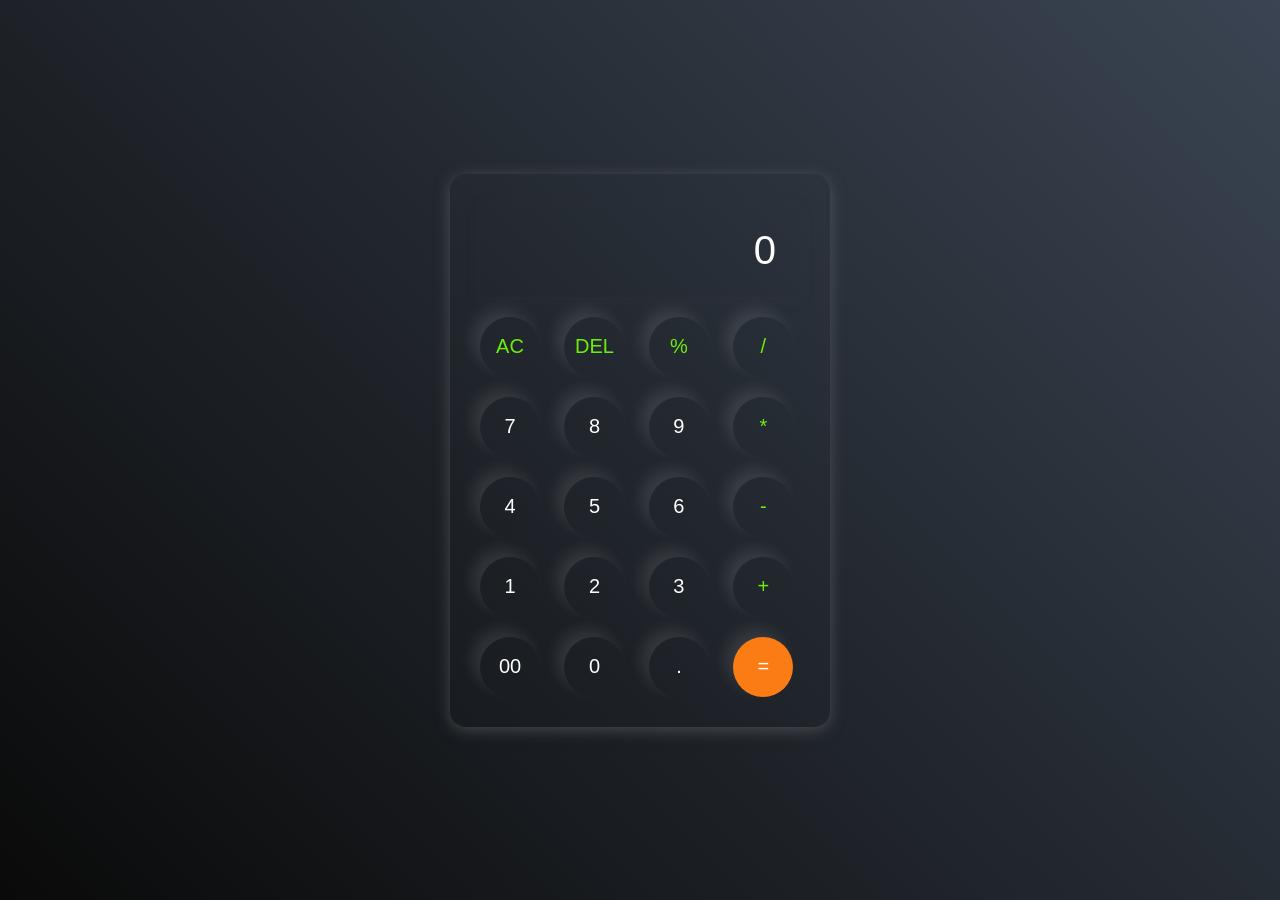
<file: index.html>
<!DOCTYPE html>
<html lang="en">
<head>
    <meta charset="UTF-8">
    <meta name="viewport" content="width=device-width, initial-scale=1.0">
    <title>Calculator</title>
    <link rel="stylesheet" href="style.css">
</head>
<body>
    <div1 class="container">
        <input type="text" placeholder="0" id="inputBox">
    </div>
    <div>
        <button class="operator">AC</button>
        <button class="operator">DEL</button>
        <button class="operator">%</button>
        <button class="operator">/</button>
    </div>
    <div>
        <button>7</button>
        <button>8</button>
        <button>9</button>
        <button class="operator">*</button>
    </div>
    <div>
        <button>4</button>
        <button>5</button>
        <button>6</button>
        <button class="operator">-</button>
    </div>
    <div>
        <button>1</button>
        <button>2</button>
        <button>3</button>
        <button class="operator">+</button>
    </div>
    <div>
        <button>00</button>
        <button>0</button>
        <button>.</button>
        <button class="equalbtn">=</button>
    </div>
    
</body>
 <script src="sript.js"></script>
</html>
</file>
<file: style.css>
*{
    padding: 0;
    margin: 0;
    box-sizing: border-box;
    font-family: 'Poppines', sans-serif;
}
body {
    width: 100%;
    height: 100vh;
    display: flex;
    justify-content: center;
    align-items: center;
    background: linear-gradient(45deg,#0a0a0a, #3a4452);
}
 .container{
    border: #111827;
    padding: 20px;
    border-radius: 16px;
    background: transparent;
    box-shadow: 0px 3px 15px rgba(113, 115, 119, 0.5);
} 
  input{
    width: 320px;
    border: none;
    padding: 24px;
    margin: 10px;
    background: transparent;
    box-shadow: 0px 3px 15px rgba(84,84,84,0.1);
    font-size: 40px;
    text-align: right;
    cursor: pointer;
    color: #ffffff;
}
input::placeholder{
    color: #ffffff;
}
button{
    border: none;
    width: 60px;
    height: 60px;
    margin: 10px;
    border-radius: 50%;
    background: transparent;
    color: #ffffff;
    font-size: 20px;
    box-shadow: -8px -8px 15px rgba(255,255,255,0.1);
    cursor: pointer;
}
.equalbtn{
    background-color: #fb7c14;
}
.operator{
    color: #6dee0a;
}
</file>
